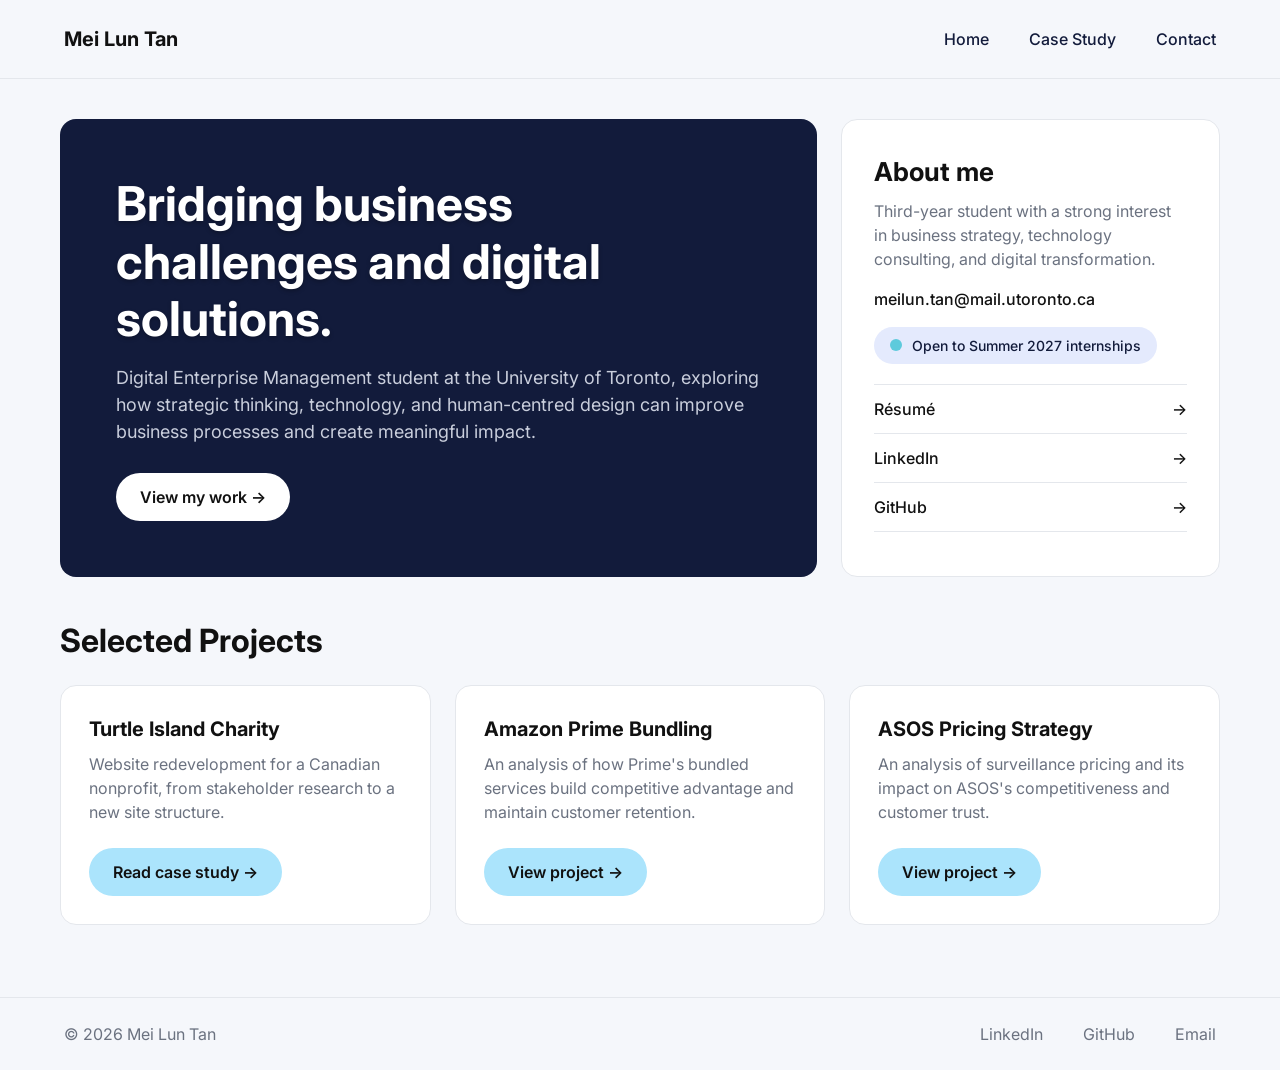
<file: index.html>
<!DOCTYPE html>
<html lang="en">
<head>
    <meta charset="UTF-8">
    <meta name="viewport" content="width=device-width, initial-scale=1.0">
    <title>Personal Portfolio</title>
    <link rel="stylesheet" href="css/style.css">
    <link href="https://fonts.googleapis.com/css2?family=Inter:wght@400;500;600;700&display=swap" rel="stylesheet">
</head>

<body>
    <header class="site-header">
        <a href="index.html" class="brand">Mei Lun Tan</a>
        <nav class="site-nav">
            <a href="index.html">Home</a>
            <a href="detail.html">Case Study</a>
            <a href="index.html#contact">Contact</a>
        </nav>
    </header>

    <main>
        <section class="hero-grid">
            <div class="spotlight">
                <h1>Bridging business challenges and digital solutions.</h1>
                <p>Digital Enterprise Management student at the University of Toronto, exploring how strategic thinking, technology, and human-centred design can improve business processes and create meaningful impact.</p>
                <a href="#projects" class="btn">View my work →</a>
            </div>

            <aside class="about" id="contact">
                <h2>About me</h2>
                <p class="bio">Third-year student with a strong interest in business strategy, technology consulting, and digital transformation.</p>
                <a href="mailto:meilun.tan@mail.utoronto.ca" class="email">meilun.tan@mail.utoronto.ca</a>
                <p class="status"><span class="dot"></span> Open to Summer 2027 internships</p>
                <ul class="quick-links">
                    <li><a href="#">Résumé <span>→</span></a></li>
                    <li><a href="#">LinkedIn <span>→</span></a></li>
                    <li><a href="#">GitHub <span>→</span></a></li>
                </ul>
            </aside>
        </section>

        <h2 class="section-title" id="projects">Selected Projects</h2>

        <section class="cards-gallery">
            <article class="card">
                <h3>Turtle Island Charity</h3>
                <p>Website redevelopment for a Canadian nonprofit, from stakeholder research to a new site structure.</p>
                <a href="detail.html" class="btn">Read case study →</a>
            </article>

            <article class="card">
                <h3>Amazon Prime Bundling</h3>
                <p>An analysis of how Prime's bundled services build competitive advantage and maintain customer retention.</p>
                <a href="#" class="btn">View project →</a>
            </article>

            <article class="card">
                <h3>ASOS Pricing Strategy</h3>
                <p>An analysis of surveillance pricing and its impact on ASOS's competitiveness and customer trust.</p>
                <a href="#" class="btn">View project →</a>
            </article>
        </section>
    </main>

    <footer class="site-footer">
        <p>&copy; 2026 Mei Lun Tan</p>
        <div class="social-links">
            <a href="#">LinkedIn</a>
            <a href="#">GitHub</a>
            <a href="mailto:meilun.tan@mail.utoronto.ca">Email</a>
        </div>
    </footer>    
</body>
</html>
</file>
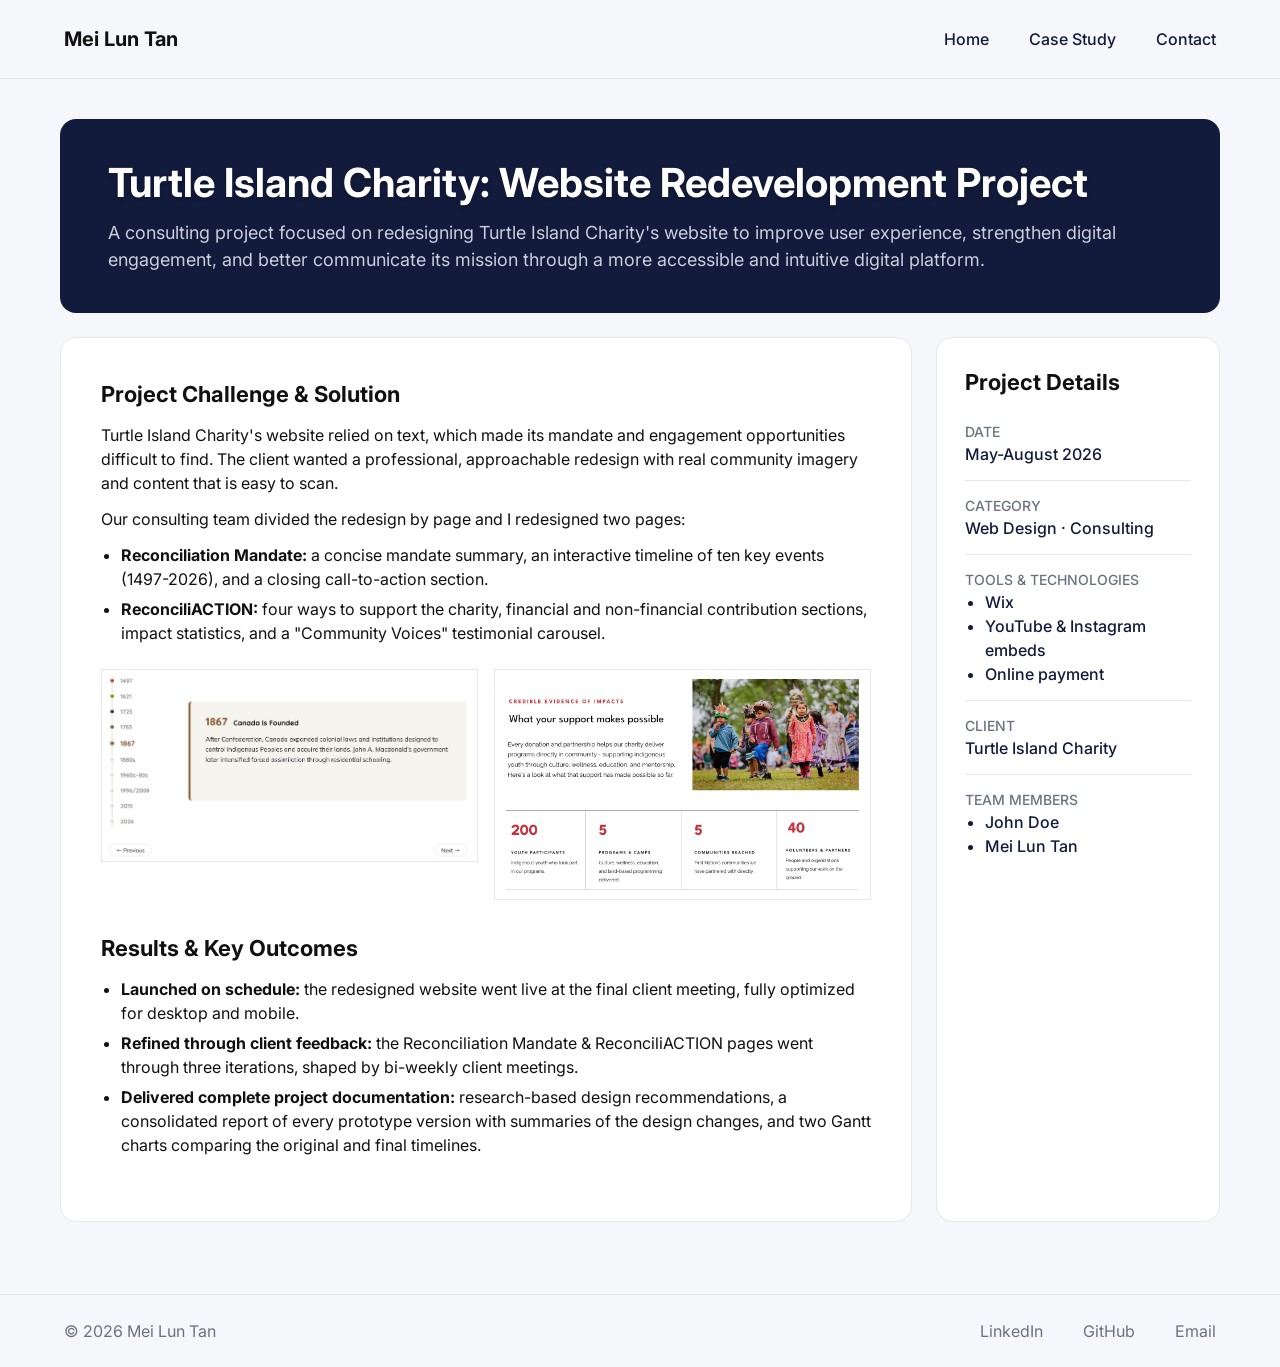
<file: detail.html>
<!DOCTYPE html>
<html lang="en">
<head>
    <meta charset="UTF-8">
    <meta name="viewport" content="width=device-width, initial-scale=1.0">
    <title>Featured Project</title>
    <link rel="stylesheet" href="css/style.css">
    <link href="https://fonts.googleapis.com/css2?family=Inter:wght@400;500;600;700&display=swap" rel="stylesheet">
</head>

<body>
    <header class="site-header">
        <a href="index.html" class="brand">Mei Lun Tan</a>
        <nav class="site-nav">
            <a href="index.html">Home</a>
            <a href="detail.html">Case Study</a>
            <a href="index.html#contact">Contact</a>
        </nav>
    </header>

    <main class="detail-layout">
        <section class="detail-hero">
            <h1>Turtle Island Charity: Website Redevelopment Project</h1>
            <p class="main-text">A consulting project focused on redesigning Turtle Island Charity's website to improve user experience, strengthen digital engagement, and better communicate its mission through a more accessible and intuitive digital platform.</p>
        </section>

        <section class="content-grid">
            <article class="article-body">
                <h2>Project Challenge &amp; Solution</h2>
                <p>Turtle Island Charity's website relied on text, which made its mandate and engagement opportunities difficult to find. The client wanted a professional, approachable redesign with real community imagery and content that is easy to scan.</p>
                <p>Our consulting team divided the redesign by page and I redesigned two pages:</p>
                <ul>
                    <li><strong>Reconciliation Mandate:</strong> a concise mandate summary, an interactive timeline of ten key events (1497-2026), and a closing call-to-action section.</li>
                    <li><strong>ReconciliACTION:</strong> four ways to support the charity, financial and non-financial contribution sections, impact statistics, and a "Community Voices" testimonial carousel.</li>
                </ul>

                <div class="media-grid">
                    <img src="assets/Timeline.png" alt="Interactive timeline on the Reconciliation Mandate page">
                    <img src="assets/Statistics.png" alt="Impact statistics on the ReconciliACTION page">
                </div>

                <h2>Results &amp; Key Outcomes</h2>
                <ul>
                    <li><strong>Launched on schedule:</strong> the redesigned website went live at the final client meeting, fully optimized for desktop and mobile.</li>
                    <li><strong>Refined through client feedback:</strong> the Reconciliation Mandate &amp; ReconciliACTION pages went through three iterations, shaped by bi-weekly client meetings.</li>
                    <li><strong>Delivered complete project documentation:</strong> research-based design recommendations, a consolidated report of every prototype version with summaries of the design changes, and two Gantt charts comparing the original and final timelines.</li>
                </ul>
            </article>

            <aside class="meta-sidebar">
                <h2>Project Details</h2>

                <div class="meta-item">
                    <h3>Date</h3>
                    <p>May-August 2026</p>
                </div>

                <div class="meta-item">
                    <h3>Category</h3>
                    <p>Web Design · Consulting</p>
                </div>

                <div class="meta-item">
                    <h3>Tools &amp; Technologies</h3>
                    <ul>
                        <li>Wix</li>
                        <li>YouTube &amp; Instagram embeds</li>
                        <li>Online payment</li>
                    </ul>
                </div>

                <div class="meta-item">
                    <h3>Client</h3>
                    <p>Turtle Island Charity</p>
                </div>

                <div class="meta-item">
                    <h3>Team Members</h3>
                    <ul>
                        <li>John Doe</li>
                        <li>Mei Lun Tan</li>
                    </ul>
                </div>
            </aside>
        </section>
    </main>

    <footer class="site-footer">
        <p>&copy; 2026 Mei Lun Tan</p>
        <div class="social-links">
            <a href="#">LinkedIn</a>
            <a href="#">GitHub</a>
            <a href="mailto:meilun.tan@mail.utoronto.ca">Email</a>
        </div>
    </footer>
</body>
</html>
</file>
<file: css/style.css>
* {
  box-sizing: border-box;
  margin: 0;
  padding: 0;
}

:root {
  --bg: #F5F7FB;
  --white: #FFFFFF;
  --navy: #121B3B;
  --grey: #6B7280;
  --border: #E4E7EC;
  --light-blue: #ABE4FC;
}

body {
  font-family: "Inter", Arial, sans-serif;
  background-color: var(--bg);
  color: #111111;
  line-height: 1.5;
}

a {
  color: inherit;
  text-decoration: none;
}

ul {
  list-style: none;
}

.site-header {
  display: flex;
  flex-direction: column;
  align-items: center;
  gap: 8px;
  padding: 16px 20px;
  border-bottom: 1px solid var(--border);
}

.brand {
  font-size: 20px;
  font-weight: 700;
}

.site-nav {
  display: flex;
  justify-content: space-around;
  width: 100%;
}

.site-nav a {
  color: var(--navy);
  font-weight: 500;
}

main {
  max-width: 1200px;
  margin: 0 auto;
  padding: 24px 20px 56px;
}

.btn {
  display: inline-block;
  padding: 12px 24px;
  border-radius: 999px;
  font-weight: 600;
}
.hero-grid {
  display: grid;
  grid-template-columns: 1fr;
  gap: 24px;
  margin-bottom: 40px;
}

.spotlight {
  display: flex;
  flex-direction: column;
  justify-content: center;
  align-items: flex-start;
  padding: 32px 24px;
  background-color: var(--navy);
  color: var(--white);
  border-radius: 16px;
}


.spotlight h1 {
  font-size: 30px;
  line-height: 1.2;
  margin-bottom: 16px;
  text-shadow: 0 2px 4px rgba(0, 0, 0, 0.25);
}

.spotlight p {
  color: #C9CEDC;
  margin-bottom: 28px;
}

.spotlight .btn {
  background-color: var(--white);
  color: #111111;
}

.about {
  padding: 24px;
  background-color: var(--white);
  border: 1px solid var(--border);
  border-radius: 16px;
}

.about h2 {
  font-size: 26px;
  margin-bottom: 8px;
}

.bio {
  color: var(--grey);
  margin-bottom: 16px;
}

.email {
  display: block;
  font-weight: 500;
  margin-bottom: 16px;
  overflow-wrap: anywhere;
}

.status {
  display: inline-block;
  padding: 8px 16px;
  margin-bottom: 20px;
  background-color: #E4EAFD;
  color: var(--navy);
  border-radius: 999px;
  font-size: 14px;
  font-weight: 500;
}

.dot {
  display: inline-block;
  width: 12px;
  height: 12px;
  margin-right: 6px;
  background-color: #5DCADC;
  border-radius: 50%;
}

.quick-links li {
  border-top: 1px solid var(--border);
}

.quick-links li:last-child {
  border-bottom: 1px solid var(--border);
}

.quick-links a {
  display: flex;
  justify-content: space-between;
  padding: 12px 0;
  font-weight: 500;
}

.section-title {
  font-size: 26px;
  margin-bottom: 20px;
}

.cards-gallery {
  display: grid;
  grid-template-columns: 1fr;
  gap: 16px;
}

.card {
  display: flex;
  flex-direction: column;
  padding: 28px;
  background-color: var(--white);
  border: 1px solid var(--border);
  border-radius: 16px;
}

.card h3 {
  font-size: 20px;
  margin-bottom: 8px;
}

.card p {
  color: var(--grey);
  margin-bottom: 24px;
}

.card .btn {
  margin-top: auto;
  align-self: flex-start;
  background-color: var(--light-blue);
}

.site-footer {
  display: flex;
  justify-content: space-between;
  align-items: center;
  gap: 16px;
  padding: 24px 20px;
  border-top: 1px solid var(--border);
  color: var(--grey);
  font-size: 14px;
}

.social-links {
  display: flex;
  gap: 16px;
}

@media (min-width: 768px) {
  .site-header {
    flex-direction: row;
    justify-content: space-between;
    padding: 24px 5%;
  }

  .site-nav {
    width: auto;
    gap: 40px;
  }

  main {
    padding: 40px 20px 72px;
  }

  .hero-grid {
    grid-template-columns: 2fr 1fr;
  }

  .spotlight {
    padding: 56px;
  }

  .spotlight h1 {
    font-size: 48px;
  }

  .spotlight p {
    font-size: 18px;
  }

  .about {
    padding: 32px;
  }

  .section-title {
    font-size: 32px;
  }

  .cards-gallery {
    grid-template-columns: repeat(auto-fit, minmax(280px, 1fr));
    gap: 24px;
  }

  .site-footer {
    padding: 24px 5%;
    font-size: 16px;
  }

  .social-links {
    gap: 40px;
  }
}

/* Page 2 - Featured Project */
.detail-hero{
    padding: 32px 24px;
    margin-bottom: 24px;
    background-color: var(--navy);
    color: var(--white);
    border-radius: 16px;
}

.detail-hero h1 {
    font-size: 28px;
    line-height: 1.2;
    margin-bottom: 12px;
    text-shadow: 0 2px 4px rgba(0, 0, 0, 0.25);
}

.main-text {
    color: #C9CEDC;
}

.content-grid {
    display: grid;
    grid-template-columns: 1fr;
    gap: 24px;
}

.article-body {
    padding: 24px;
    background-color: var(--white);
    border: 1px solid var(--border);
    border-radius: 16px;
}

.article-body h2 {
    font-size: 22px;
    margin-bottom: 12px;
}

.article-body p {
    margin-bottom: 12px;
}

.article-body ul {
    list-style: disc;
    padding-left: 20px;
    margin-bottom: 24px;
}

.article-body li {
    margin-bottom: 6px;
}

.media-grid {
    display: grid;
    grid-template-columns: 1fr;
    gap: 16px;
    margin-bottom: 32px;
}

.media-grid img {
    width: 100%;
    border: 1px solid var(--border);
}

.meta-sidebar {
    padding: 24px;
    background-color: var(--white);
    border: 1px solid var(--border);
    border-radius: 16px;
}

.meta-sidebar h2 {
    font-size: 22px;
    margin-bottom: 8px;
}

.meta-item {
    padding: 14px 0;
    border-bottom: 1px solid var(--border);
}

.meta-item:last-child {
    border-bottom: none;
}

.meta-item h3 {
    font-size: 14px;
    font-weight: 500;
    color: var(--grey);
    text-transform: uppercase;
}

.meta-item p{
    color: var(--navy);
    font-weight: 500;
}

.meta-item li {
    color: var(--navy);
    font-weight: 500;
}

.meta-item ul {
    list-style: disc;
    padding-left: 20px;
}

@media (min-width: 768px) {
  .detail-hero {
    padding: 40px 48px;
  }

  .detail-hero h1 {
    font-size: 40px;
  }

  .main-text {
    font-size: 18px;
  }

  .content-grid {
    grid-template-columns: 3fr 1fr;
  }

  .article-body {
    padding: 40px;
  }

  .media-grid {
    grid-template-columns: 1fr 1fr;
  }

  .meta-sidebar {
    padding: 28px;
  }
}
</file>
